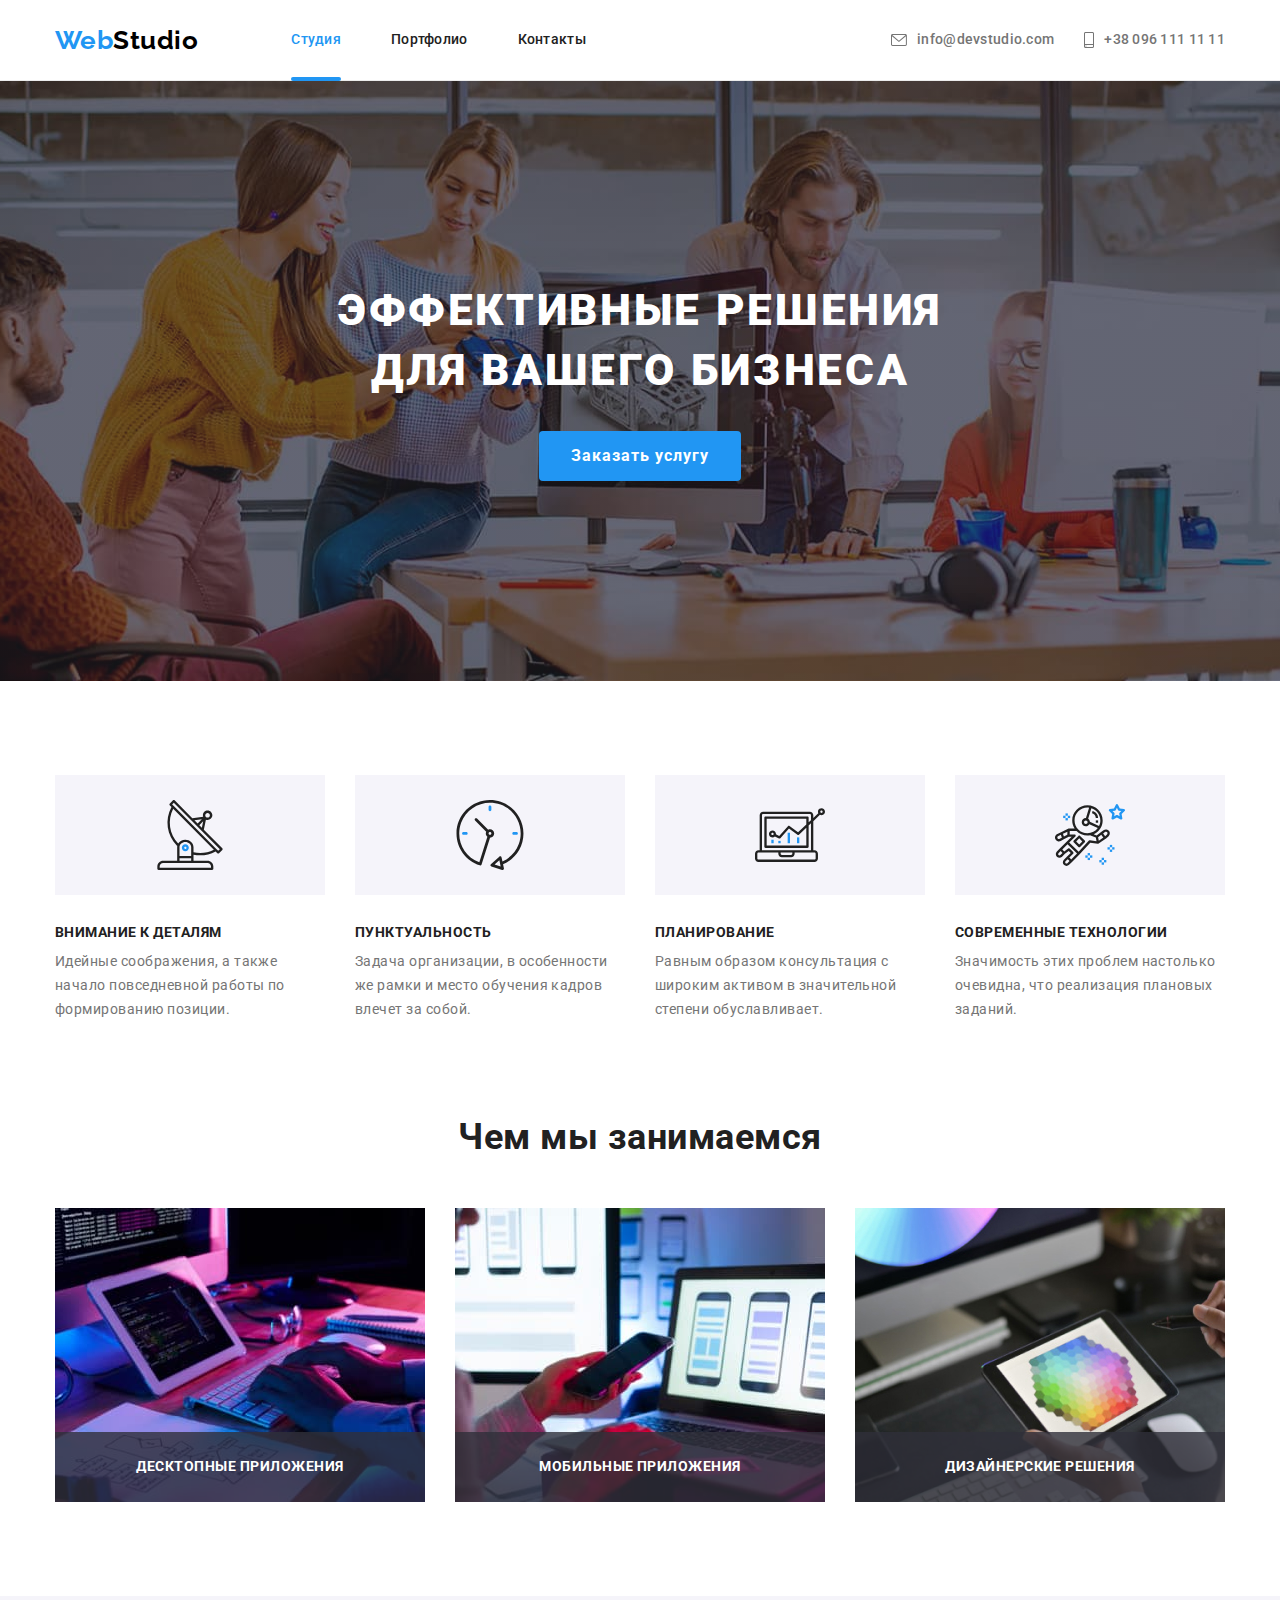
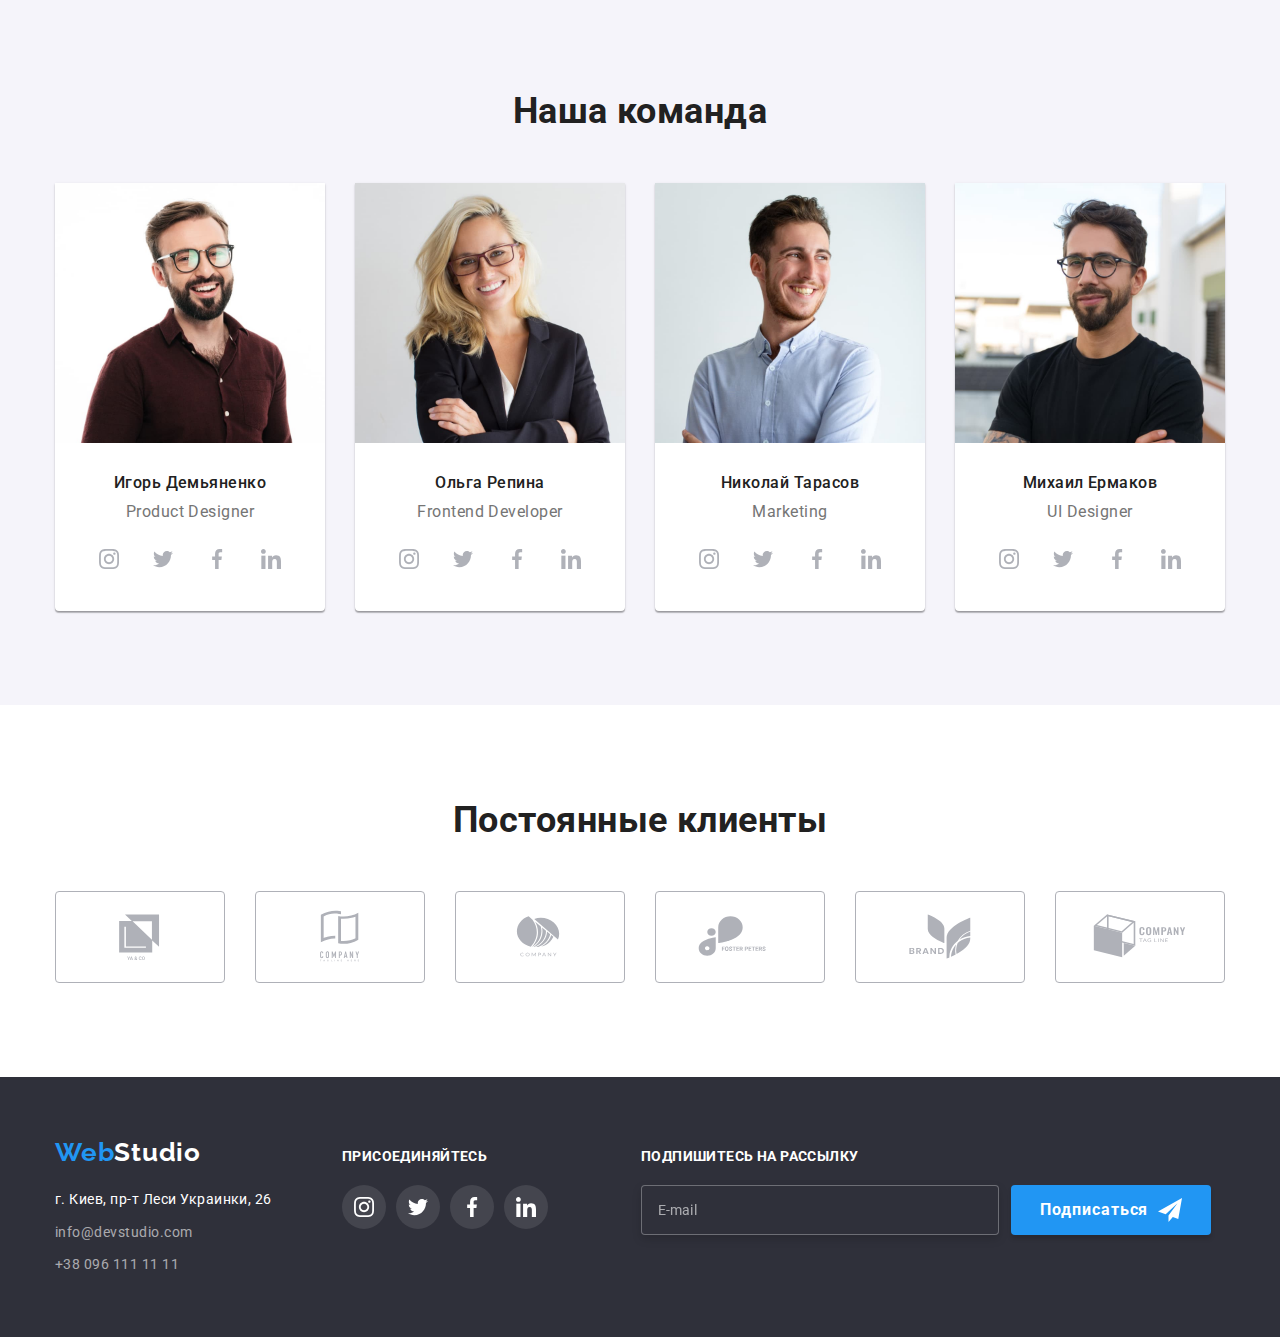
<file: index.html>
<!DOCTYPE html>
<html lang="en">
  <head>
    <meta charset="UTF-8" />
    <meta http-equiv="X-UA-Compatible" content="IE=edge" />
    <meta name="viewport" content="width=device-width, initial-scale=1.0" />
    <title>Document</title>
    <link rel="preconnect" href="https://fonts.googleapis.com" />
    <link rel="preconnect" href="https://fonts.gstatic.com" crossorigin />
    <link
      href="https://fonts.googleapis.com/css2?family=Raleway:wght@700&family=Roboto:wght@400;500;700;900&display=swap"
      rel="stylesheet"
    />
    <link
      rel="stylesheet"
      href="https://cdnjs.cloudflare.com/ajax/libs/modern-normalize/1.1.0/modern-normalize.min.css"
    />
    <link rel="stylesheet" href="./css/styles.css" />
  </head>
  <body>
    <!--Шапка-->
    <header class="header">
      <div class="container page-header">
        <a href="./index.html" class="header__logo"
          ><span class="header__logo--secondary">Web</span>Studio</a
        >
        <!-- Header -  Navigation -->
        <nav class="navigation">
          <ul class="navigation__list">
            <li class="navigation__item navigation__item--current">
              <a class="navigation__link" href="./index.html">Студия</a>
            </li>
            <li class="navigation__item">
              <a class="navigation__link" href="./portfolio.html">Портфолио</a>
            </li>
            <li class="navigation__item">
              <a class="navigation__link" href="./">Контакты</a>
            </li>
          </ul>
        </nav>
        <!-- Header - Contacts -->
        <ul class="contacts">
          <li class="contacts__item">
            <a href="mailto:info@devstudio.com" class="contacts__link"
              ><svg class="contacts__icon" width="16" height="12">
                <use href="./images/icons.svg#icon-envelope"></use></svg
              >info@devstudio.com</a
            >
          </li>
          <li class="contacts__item">
            <a href="tel:380961111111" class="contacts__link"
              ><svg class="contacts__icon" width="10" height="16">
                <use href="./images/icons.svg#icon-smartphone"></use></svg
              >+38 096 111 11 11</a
            >
          </li>
        </ul>
      </div>
    </header>

    <!--КОНТЕНТ-->
    <main>
      <!--Кнопка-->
      <section class="hero">
        <div class="container">
          <h1 class="hero__title">Эффективные решения для вашего бизнеса</h1>
          <button type="button" class="hero__btn" data-modal-open>Заказать услугу</button>
        </div>
      </section>

      <!-- Особенности -->
      <section class="features">
        <div class="container">
          <h2 class="features__title">Особенности</h2>
          <ul class="feature__list">
            <li class="list__item icon-antenna">
              <h3 class="features__subtitle">Внимание к деталям</h3>
              <p class="features__text">
                Идейные соображения, а также начало повседневной работы по формированию позиции.
              </p>
            </li>
            <li class="list__item icon__clock">
              <h3 class="features__subtitle">Пунктуальность</h3>
              <p class="features__text">
                Задача организации, в особенности же рамки и место обучения кадров влечет за собой.
              </p>
            </li>
            <li class="list__item icon__diagram">
              <h3 class="features__subtitle">Планирование</h3>
              <p class="features__text">
                Равным образом консультация с широким активом в значительной степени обуславливает.
              </p>
            </li>
            <li class="list__item icon__astronaut">
              <h3 class="features__subtitle">Современные технологии</h3>
              <p class="features__text">
                Значимость этих проблем настолько очевидна, что реализация плановых заданий.
              </p>
            </li>
          </ul>
        </div>
      </section>

      <!--Чем занимаемся-->
      <section class="work">
        <div class="container">
          <h2 class="work__title">Чем мы занимаемся</h2>
          <ul class="work__list">
            <li>
              <img src="./images/img1.jpg" alt="планшет_и_клавиатура" width="370" />
              <p class="work__text">Десктопные приложения</p>
            </li>
            <li>
              <img src="./images/box2.jpg" alt="ноутбук_и_смартфон" width="370" />
              <p class="work__text">Мобильные приложения</p>
            </li>
            <li>
              <img src="./images/box3.jpg" alt=" планшет_с_рисунком" width="370" />
              <p class="work__text">Дизайнерские решения</p>
            </li>
          </ul>
        </div>
      </section>

      <!--Команда-->
      <section class="team">
        <div class="container">
          <h2 class="team__title">Наша команда</h2>
          <ul class="team__list">
            <li class="team__item">
              <img src="./images/img-3.jpg" alt="Игорь" width="270" />
              <div class="team__pictures">
                <h3 class="team__name">Игорь Демьяненко</h3>
                <p class="team__job">Product Designer</p>
                <ul class="social">
                  <li class="social__item">
                    <a href="" class="social__link">
                      <svg class="social__icon" width="20" height="20">
                        <use href="./images/icons.svg#icon-instagram"></use>
                      </svg>
                    </a>
                  </li>
                  <li class="social__item">
                    <a href="" class="social__link">
                      <svg class="social__icon" width="20" height="20">
                        <use href="./images/icons.svg#icon-twitter"></use>
                      </svg>
                    </a>
                  </li>
                  <li class="social__item">
                    <a href="" class="social__link"
                      ><svg class="social__icon" width="20" height="20">
                        <use href="./images/icons.svg#icon-facebook"></use></svg
                    ></a>
                  </li>
                  <li class="social__item">
                    <a href="" class="social__link">
                      <svg class="social__icon" width="20" height="20">
                        <use href="./images/icons.svg#icon-linkedin"></use></svg
                    ></a>
                  </li>
                </ul>
              </div>
            </li>
            <li class="team__item">
              <img src="./images/img-2.jpg" alt="Ольга" width="270" />
              <div class="team__pictures">
                <h3 class="team__name">Ольга Репина</h3>
                <p class="team__job">Frontend Developer</p>
                <ul class="social">
                  <li class="social__item">
                    <a href="" class="social__link">
                      <svg class="social__icon" width="20" height="20">
                        <use href="./images/icons.svg#icon-instagram"></use>
                      </svg>
                    </a>
                  </li>
                  <li class="social__item">
                    <a href="" class="social__link">
                      <svg class="social__icon" width="20" height="20">
                        <use href="./images/icons.svg#icon-twitter"></use>
                      </svg>
                    </a>
                  </li>
                  <li class="social__item">
                    <a href="" class="social__link">
                      <svg class="social__icon" width="20" height="20">
                        <use href="./images/icons.svg#icon-facebook"></use>
                      </svg>
                    </a>
                  </li>
                  <li class="social__item">
                    <a href="" class="social__link">
                      <svg class="social__icon" width="20" height="20">
                        <use href="./images/icons.svg#icon-linkedin"></use>
                      </svg>
                    </a>
                  </li>
                </ul>
              </div>
            </li>
            <li class="team__item">
              <img src="./images/img-1.jpg" alt="Николай" width="270" />
              <div class="team__pictures">
                <h3 class="team__name">Николай Тарасов</h3>
                <p class="team__job">Marketing</p>
                <ul class="social">
                  <li class="social__item">
                    <a href="" class="social__link">
                      <svg class="social__icon" width="20" height="20">
                        <use href="./images/icons.svg#icon-instagram"></use>
                      </svg>
                    </a>
                  </li>
                  <li class="social__item">
                    <a href="" class="social__link">
                      <svg class="social__icon" width="20" height="20">
                        <use href="./images/icons.svg#icon-twitter"></use>
                      </svg>
                    </a>
                  </li>
                  <li class="social__item">
                    <a href="" class="social__link">
                      <svg class="social__icon" width="20" height="20">
                        <use href="./images/icons.svg#icon-facebook"></use>
                      </svg>
                    </a>
                  </li>
                  <li class="social__item">
                    <a href="" class="social__link">
                      <svg class="social__icon" width="20" height="20">
                        <use href="./images/icons.svg#icon-linkedin"></use>
                      </svg>
                    </a>
                  </li>
                </ul>
              </div>
            </li>
            <li class="team__item">
              <img src="./images/img.jpg" alt="Михаил" width="270" />
              <div class="team__pictures">
                <h3 class="team__name">Михаил Ермаков</h3>
                <p class="team__job">UI Designer</p>
                <ul class="social">
                  <li class="social__item">
                    <a href="" class="social__link">
                      <svg class="social__icon" width="20" height="20">
                        <use href="./images/icons.svg#icon-instagram"></use>
                      </svg>
                    </a>
                  </li>
                  <li class="social__item">
                    <a href="" class="social__link">
                      <svg class="social__icon" width="20" height="20">
                        <use href="./images/icons.svg#icon-twitter"></use>
                      </svg>
                    </a>
                  </li>
                  <li class="social__item">
                    <a href="" class="social__link">
                      <svg class="social__icon" width="20" height="20">
                        <use href="./images/icons.svg#icon-facebook"></use>
                      </svg>
                    </a>
                  </li>
                  <li class="social__item">
                    <a href="" class="social__link">
                      <svg class="social__icon" width="20" height="20">
                        <use href="./images/icons.svg#icon-linkedin"></use>
                      </svg>
                    </a>
                  </li>
                </ul>
              </div>
            </li>
          </ul>
        </div>
      </section>
      <!-- Section customers -->
      <section class="customers">
        <div class="container">
          <h2 class="customers__title">Постоянные клиенты</h2>
          <ul class="customers__list">
            <li class="customers__item">
              <a href="" class="customers__link">
                <svg class="customers__icon" width="106" height="60">
                  <use href="./images/icons.svg#ya-and-co"></use>
                </svg>
              </a>
            </li>
            <li class="customers__item">
              <a href="" class="customers__link">
                <svg class="customers__icon" width="106" height="60">
                  <use href="./images/icons.svg#company"></use></svg
              ></a>
            </li>
            <li class="customers__item">
              <a href="" class="customers__link">
                <svg class="customers__icon" width="106" height="60">
                  <use href="./images/icons.svg#fosters-peters"></use></svg
              ></a>
            </li>
            <li class="customers__item">
              <a href="" class="customers__link">
                <svg class="customers__icon" width="106" height="60">
                  <use href="./images/icons.svg#brand"></use></svg
              ></a>
            </li>
            <li class="customers__item">
              <a href="" class="customers__link">
                <svg class="customers__icon" width="106" height="60">
                  <use href="./images/icons.svg#tag-line"></use></svg
              ></a>
            </li>
            <li class="customers__item">
              <a href="" class="customers__link">
                <svg class="customers__icon" width="106" height="60">
                  <use href="./images/icons.svg#icon-logo-5"></use></svg
              ></a>
            </li>
          </ul>
        </div>
      </section>
    </main>
    <!-- FOOTER -->
    <footer class="page-footer">
      <div class="container page-footer--display">
        <div>
          <a href="./index.html" class="page-footer__logo">
            <span class="page-footer__logo--secondary">Web</span>Studio
          </a>

          <address class="address">
            <p>г. Киев, пр-т Леси Украинки, 26</p>
            <ul class="address__list">
              <li>
                <a href="mailto:info@devstudio.com" class="address__link">info@devstudio.com</a>
              </li>
              <li><a href="tel:+380961111111" class="address__link">+38 096 111 11 11</a></li>
            </ul>
          </address>
        </div>

        <!-- Footer - Join -->
        <div class="join">
          <p>присоединяйтесь</p>
          <ul class="join__list">
            <li class="join__item">
              <a href="" class="join__link">
                <svg class="join__icon" width="20" height="20">
                  <use href="./images/icons.svg#icon-instagram"></use>
                </svg>
              </a>
            </li>
            <li class="join__item">
              <a href="" class="join__link">
                <svg class="join__icon" width="20" height="20">
                  <use href="./images/icons.svg#icon-twitter"></use>
                </svg>
              </a>
            </li>
            <li class="join__item">
              <a href="" class="join__link">
                <svg class="join__icon" width="20" height="20">
                  <use href="./images/icons.svg#icon-facebook"></use>
                </svg>
              </a>
            </li>
            <li class="join__item">
              <a href="" class="join__link">
                <svg class="join__icon" width="20" height="20">
                  <use href="./images/icons.svg#icon-linkedin"></use>
                </svg>
              </a>
            </li>
          </ul>
        </div>
        <div class="subscription">
          <form class="subscription__form">
            <label class="subscription__title" for="email">Подпишитесь на рассылку</label>
            <div class="subscription__wrapper">
              <input
                class="subscription__input"
                type="email"
                name="mail"
                id="email"
                placeholder="E-mail"
              />
              <button class="subscription__btn" type="submit">
                Подписаться
                <svg class="subscription__icon" width="24" height="24">
                  <use href="./images/icons.svg#icon-send"></use>
                </svg>
              </button>
            </div>
          </form>
        </div>
      </div>
    </footer>

    <!-- Modal -->

    <div class="backdrop is-hidden" data-modal>
      <div class="modal">
        <button class="modal__btn" data-modal-close>
          <svg class="modal__icon" width="18" height="18">
            <use href="./images/icons.svg#icon-close"></use>
          </svg>
        </button>
        <h2 class="modal__title">Оставьте свои данные, мы вам перезвоним</h2>
        <form>
          <label class="fieldset__label" for="name">Имя</label>
          <div class="fieldset__wrapper">
            <input class="fieldset__input" type="text" name="name" id="name" required />
            <svg class="fieldset__icon" width="18" height="18">
              <use href="./images/icons.svg#icon-person"></use>
            </svg>
          </div>

          <label class="fieldset__label" for="tel">Телефон</label>
          <div class="fieldset__wrapper">
            <input class="fieldset__input" type="tel" name="tel" id="tel" required minlength="10" />
            <svg class="fieldset__icon" width="18" height="18">
              <use href="./images/icons.svg#icon-phone"></use>
            </svg>
          </div>

          <label class="fieldset__label" for="mail">Почта</label>
          <div class="fieldset__wrapper">
            <input class="fieldset__input" type="email" name="email" id="mail" required />
            <svg class="fieldset__icon" width="18" height="18">
              <use href="./images/icons.svg#icon-email"></use>
            </svg>
          </div>

          <div class="comment-wrapper">
            <label class="fieldset__label" for="form-comment">Комментарий</label>
            <textarea
              name="form-comment"
              id="form-comment"
              class="fieldset__comment"
              rows="8"
              placeholder="Введите текст"
            ></textarea>
          </div>
          <!-- Checkbox -->

          <div class="checkbox">
            <input
              class="checkbox__input"
              type="checkbox"
              name="form-checkbox"
              id="form-checkbox"
            />
            <label class="checkbox__lable" for="form-checkbox">
              <span>
                <svg class="checkbox__icon" width="11" height="8">
                  <use href="./images/icons.svg#icon-check"></use>
                </svg>
              </span>
              Соглашаюсь с рассылкой и принимаю
              <a href="" class="checkbox__terms"> Условия договора</a></label
            >
          </div>
          <button class="fieldset__send" type="submit">Отправить</button>
        </form>
      </div>
    </div>
    <script src="./js/modal.js"></script>
  </body>
</html>
</file>
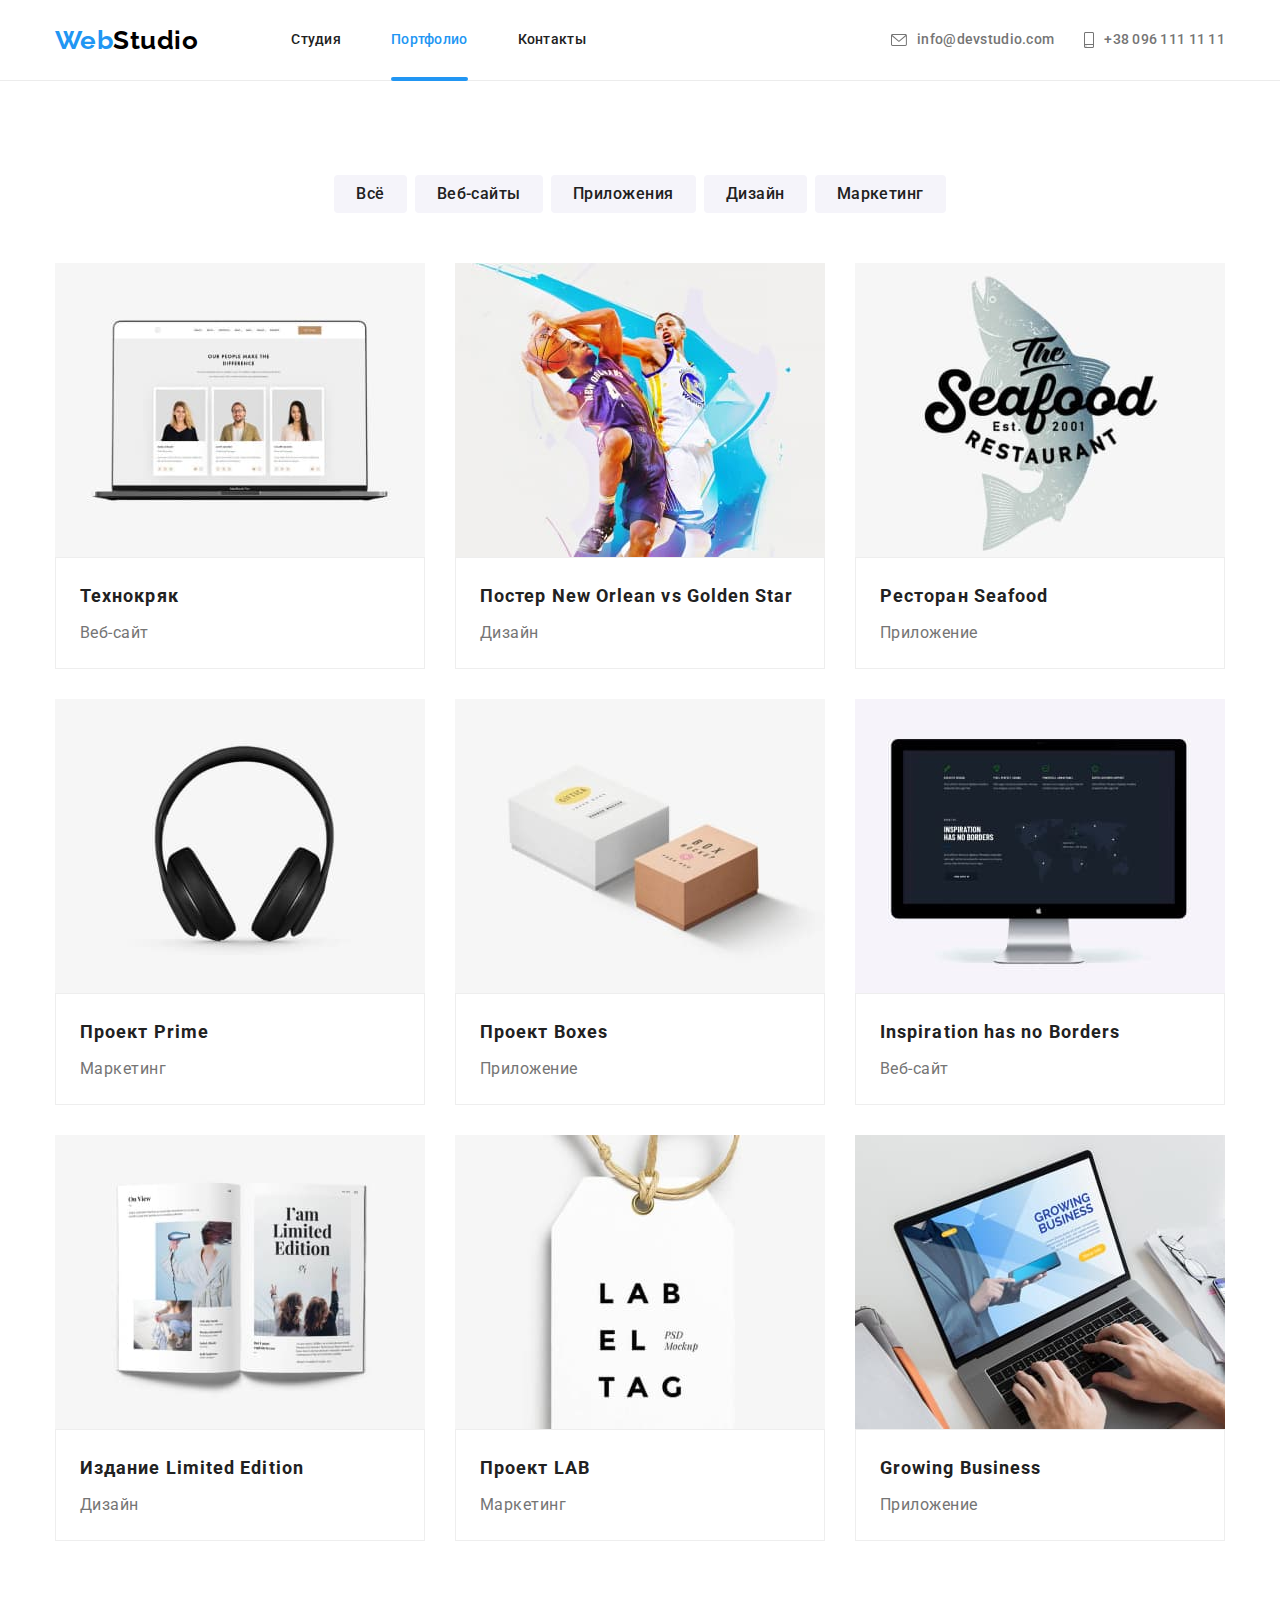
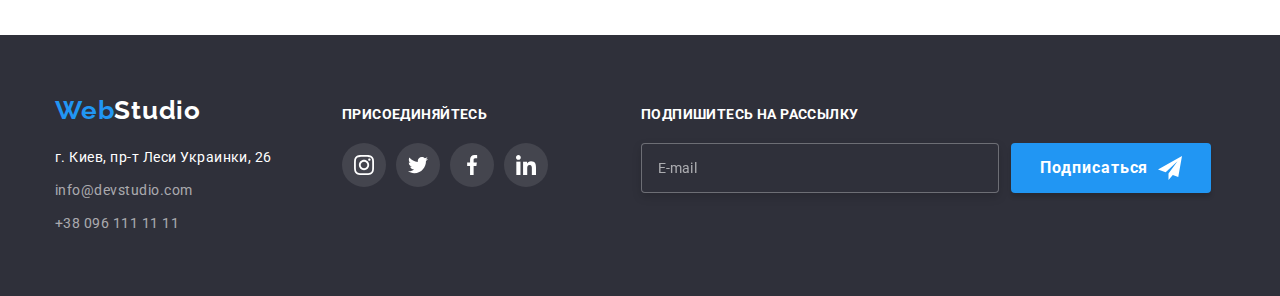
<file: portfolio.html>
<!DOCTYPE html>
<html lang="en">
  <head>
    <meta charset="UTF-8" />
    <meta http-equiv="X-UA-Compatible" content="IE=edge" />
    <meta name="viewport" content="width=device-width, initial-scale=1.0" />
    <title>Document</title>
    <link rel="preconnect" href="https://fonts.googleapis.com" />
    <link rel="preconnect" href="https://fonts.gstatic.com" crossorigin />
    <link
      href="https://fonts.googleapis.com/css2?family=Raleway:wght@700&family=Roboto:wght@400;500;700;900&display=swap"
      rel="stylesheet"
    />
    <link
      rel="stylesheet"
      href="https://cdnjs.cloudflare.com/ajax/libs/modern-normalize/1.1.0/modern-normalize.min.css"
    />
    <link rel="stylesheet" href="./css/styles.css" />
  </head>
  <body>
    <!--Шапка-->
    <header class="header">
      <div class="container page-header">
        <a href="./index.html" class="header__logo">
          <span class="header__logo--secondary">Web</span>Studio</a
        >
        <!-- Navigation -->
        <nav class="navigation">
          <ul class="navigation__list">
            <li class="navigation__item">
              <a class="navigation__link" href="./index.html">Студия</a>
            </li>
            <li class="navigation__item navigation__item--current">
              <a class="navigation__link" href="./portfolio.html">Портфолио</a>
            </li>
            <li class="navigation__item">
              <a class="navigation__link" href="./">Контакты</a>
            </li>
          </ul>
        </nav>
        <!-- Contacts -->
        <ul class="contacts">
          <li class="contacts__item">
            <a href="mailto:info@devstudio.com" class="contacts__link">
              <svg class="contacts__icon" width="16" height="12">
                <use href="./images/icons.svg#icon-envelope"></use></svg
              >info@devstudio.com</a
            >
          </li>
          <li class="contacts__item">
            <a href="tel:380961111111" class="contacts__link"
              ><svg class="contacts__icon" width="10" height="16">
                <use href="./images/icons.svg#icon-smartphone"></use></svg
              >+38 096 111 11 11</a
            >
          </li>
        </ul>
      </div>
    </header>
    <!-- Portfolio - Main -->
    <main>
      <section class="projects">
        <div class="container">
          <h1 class="projects__title">Проекты</h1>
          <ul class="categories">
            <li class="categories__item">
              <button type="button" class="categories__btn">Всё</button>
            </li>
            <li class="categories__item">
              <button type="button" class="categories__btn">Веб-сайты</button>
            </li>
            <li class="categories__item">
              <button type="button" class="categories__btn">Приложения</button>
            </li>
            <li class="categories__item">
              <button type="button" class="categories__btn">Дизайн</button>
            </li>
            <li class="categories__item">
              <button type="button" class="categories__btn">Маркетинг</button>
            </li>
          </ul>
          <!-- Портфолио Проэктов -->
          <ul class="projects__list">
            <li class="projects__item">
              <a href="">
                <div class="project__wrapper">
                  <img src="./images/photopack2/img2.jpg" alt="Технокряк" width="370" />
                  <p class="projects__slidetext">
                    Ресурс предлагает комплексные предложения с разным уровнем функционала и
                    сервисов. Все это позволит посетителю получить исчерпывающие сведения о компании
                    или частном лице.
                  </p>
                </div>
                <div class="projects__wrapper-secondary">
                  <h2 class="projects__subtitle">Технокряк</h2>
                  <p class="projects__text">Веб-сайт</p>
                </div>
              </a>
            </li>
            <li class="projects__item">
              <a href="">
                <div class="project__wrapper">
                  <img
                    src="./images/photopack2/img3.jpg"
                    alt="Постер New Orlean vs Golden Star"
                    width="370"
                  />
                  <p class="projects__slidetext">
                    Ресурс предлагает комплексные предложения с разным уровнем функционала и
                    сервисов. Все это позволит посетителю получить исчерпывающие сведения о компании
                    или частном лице.
                  </p>
                </div>
                <div class="projects__wrapper-secondary">
                  <h2 class="projects__subtitle">Постер New Orlean vs Golden Star</h2>
                  <p class="projects__text">Дизайн</p>
                </div>
              </a>
            </li>
            <li class="projects__item">
              <a href="">
                <div class="project__wrapper">
                  <img
                    src="./images/photopack2/img4.jpg"
                    alt="лого рыбного ресторана"
                    width="370"
                  />
                  <p class="projects__slidetext">
                    Ресурс предлагает комплексные предложения с разным уровнем функционала и
                    сервисов. Все это позволит посетителю получить исчерпывающие сведения о компании
                    или частном лице.
                  </p>
                </div>
                <div class="projects__wrapper-secondary">
                  <h2 class="projects__subtitle">Ресторан Seafood</h2>
                  <p class="projects__text">Приложение</p>
                </div>
              </a>
            </li>
            <li class="projects__item">
              <a href="">
                <div class="project__wrapper">
                  <img src="./images/photopack2/img5.jpg" alt="наушники" width="370" />
                  <p class="projects__slidetext">
                    Ресурс предлагает комплексные предложения с разным уровнем функционала и
                    сервисов. Все это позволит посетителю получить исчерпывающие сведения о компании
                    или частном лице.
                  </p>
                </div>
                <div class="projects__wrapper-secondary">
                  <h2 class="projects__subtitle">Проект Prime</h2>
                  <p class="projects__text">Маркетинг</p>
                </div>
              </a>
            </li>
            <li class="projects__item">
              <a href="">
                <div class="project__wrapper">
                  <img src="./images/photopack2/img6.jpg" alt="коробки" width="370" />
                  <p class="projects__slidetext">
                    Ресурс предлагает комплексные предложения с разным уровнем функционала и
                    сервисов. Все это позволит посетителю получить исчерпывающие сведения о компании
                    или частном лице.
                  </p>
                </div>
                <div class="projects__wrapper-secondary">
                  <h2 class="projects__subtitle">Проект Boxes</h2>
                  <p class="projects__text">Приложение</p>
                </div>
              </a>
            </li>
            <li class="projects__item">
              <a href="">
                <div class="project__wrapper">
                  <img src="./images/photopack2/img7.jpg" alt="монитор" width="370" />
                  <p class="projects__slidetext">
                    Ресурс предлагает комплексные предложения с разным уровнем функционала и
                    сервисов. Все это позволит посетителю получить исчерпывающие сведения о компании
                    или частном лице.
                  </p>
                </div>
                <div class="projects__wrapper-secondary">
                  <h2 class="projects__subtitle">Inspiration has no Borders</h2>
                  <p class="projects__text">Веб-сайт</p>
                </div>
              </a>
            </li>
            <li class="projects__item">
              <a href="">
                <div class="project__wrapper">
                  <img src="./images/photopack2/img8.jpg" alt="журнал" width="370" />
                  <p class="projects__slidetext">
                    Ресурс предлагает комплексные предложения с разным уровнем функционала и
                    сервисов. Все это позволит посетителю получить исчерпывающие сведения о компании
                    или частном лице.
                  </p>
                </div>
                <div class="projects__wrapper-secondary">
                  <h2 class="projects__subtitle">Издание Limited Edition</h2>
                  <p class="projects__text">Дизайн</p>
                </div>
              </a>
            </li>
            <li class="projects__item">
              <a href="">
                <div class="project__wrapper">
                  <img src="./images/photopack2/img9.jpg" alt="бирка" width="370" />
                  <p class="projects__slidetext">
                    Ресурс предлагает комплексные предложения с разным уровнем функционала и
                    сервисов. Все это позволит посетителю получить исчерпывающие сведения о компании
                    или частном лице.
                  </p>
                </div>
                <div class="projects__wrapper-secondary">
                  <h2 class="projects__subtitle">Проект LAB</h2>
                  <p class="projects__text">Маркетинг</p>
                </div>
              </a>
            </li>
            <li class="projects__item">
              <a href="">
                <div class="project__wrapper">
                  <img src="./images/photopack2/img10.jpg" alt="Ноутбук" width="370" />
                  <p class="projects__slidetext">
                    Ресурс предлагает комплексные предложения с разным уровнем функционала и
                    сервисов. Все это позволит посетителю получить исчерпывающие сведения о компании
                    или частном лице.
                  </p>
                </div>
                <div class="projects__wrapper-secondary">
                  <h2 class="projects__subtitle">Growing Business</h2>
                  <p class="projects__text">Приложение</p>
                </div>
              </a>
            </li>
          </ul>
        </div>
      </section>
    </main>

    <!-- Футер -->

    <footer class="page-footer">
      <div class="container page-footer--display">
        <div>
          <a href="./index.html" class="page-footer__logo">
            <span class="page-footer__logo--secondary">Web</span>Studio
          </a>
          <address class="address">
            <p>г. Киев, пр-т Леси Украинки, 26</p>
            <ul class="address__list">
              <li>
                <a href="mailto:info@devstudio.com" class="address__link">info@devstudio.com</a>
              </li>
              <li><a href="tel:+380961111111" class="address__link">+38 096 111 11 11</a></li>
            </ul>
          </address>
        </div>

        <!-- Footer - Join -->
        <div class="join">
          <p>присоединяйтесь</p>
          <ul class="join__list">
            <li class="join__item">
              <a href="" class="join__link">
                <svg class="join__icon" width="20" height="20">
                  <use href="./images/icons.svg#icon-instagram"></use>
                </svg>
              </a>
            </li>
            <li class="join__item">
              <a href="" class="join__link">
                <svg class="join__icon" width="20" height="20">
                  <use href="./images/icons.svg#icon-twitter"></use>
                </svg>
              </a>
            </li>
            <li class="join__item">
              <a href="" class="join__link">
                <svg class="join__icon" width="20" height="20">
                  <use href="./images/icons.svg#icon-facebook"></use>
                </svg>
              </a>
            </li>
            <li class="join__item">
              <a href="" class="join__link">
                <svg class="join__icon" width="20" height="20">
                  <use href="./images/icons.svg#icon-linkedin"></use>
                </svg>
              </a>
            </li>
          </ul>
        </div>
        <div class="subscription">
          <form class="subscription__form">
            <label class="subscription__title" for="email">Подпишитесь на рассылку</label>
            <div class="subscription__wrapper">
              <input
                class="subscription__input"
                type="email"
                name="mail"
                id="email"
                placeholder="E-mail"
              />
              <button class="subscription__btn" type="submit">
                Подписаться
                <svg class="subscription__icon" width="24" height="24">
                  <use href="./images/icons.svg#icon-send"></use>
                </svg>
              </button>
            </div>
          </form>
        </div>
      </div>
    </footer>
  </body>
</html>
</file>
<file: css/styles.css>
:root {
  --colorPrimary: #212121;
  --colorSecondary: #2196f3;
  --colorTertiary: #757575;
  --colorLogoPrimary: #000000;
  --colorHero: #ffffff;
  --ColorFooterLink: rgba(255, 255, 255, 0.6);

  --bgColorPrimary: #ffffff;
  --bgColorSecondary: #2f303a;
  --bgcolorTertiary: #e5e5e5;
  --bgcolorquaternary: #f5f4fa;

  --btncolorPrimary: #ffffff;
  --btnbgColor: #2196f3;
  --btnbgColorHov: #188ce8;

  --transition: color 250ms cubic-bezier(0.4, 0, 0.2, 1);
}

body {
  font-family: 'Roboto', sans-serif;
  color: var(--colorPrimary);
  background-color: var(--bgColorPrimary);
  letter-spacing: 0.03em;
}

h1,
h2,
h3,
p,
ul {
  margin: 0;
  padding: 0;
}

.container {
  width: 1200px;
  margin-left: auto;
  margin-right: auto;
  padding-left: 15px;
  padding-right: 15px;
}

/* Шапка */
.header {
  border-bottom: 1px solid #ececec;
}

.page-header {
  display: flex;
  align-items: center;
}

.header__logo {
  color: var(--colorLogoPrimary);
  text-decoration: none;
  font-family: 'Raleway', sans-serif;
  font-weight: 700;
  font-size: 26px;
  line-height: 1.19;
}

.header__logo--secondary {
  color: var(--colorSecondary);
}

/* Header - Navigation */
.navigation {
  margin-left: 93px;
}

.navigation__list {
  display: flex;
  font-weight: 500;
  font-size: 14px;
  line-height: 1.14;
  letter-spacing: 0.02em;
  list-style: none;
}

.navigation__item {
  position: relative;
}

.navigation__item:not(:last-child) {
  margin-right: 50px;
}

.navigation__item--current {
  color: var(--colorSecondary);
}

.navigation__item--current::after {
  content: '';
  display: inline-block;
  background: var(--colorSecondary);
  border-radius: 2px;
  opacity: 1;
  position: absolute;
  height: 4px;
  width: 100%;
  bottom: -1px;
}

.navigation__link {
  color: inherit;
  text-decoration: none;
  display: block;
  padding: 32px 0;
  transition-property: color;
  transition-duration: 250ms;
  transition-timing-function: cubic-bezier(0.4, 0, 0.2, 1);
}

.navigation__link:hover,
.navigation__link:focus {
  color: var(--colorSecondary);
}

/* Header - Contacts */
.contacts {
  display: flex;
  margin-left: auto;
  font-weight: 500;
  font-size: 14px;
  line-height: 1.14;
  letter-spacing: 0.02em;
  list-style: none;
}

.contacts__item:not(:first-child) {
  margin-left: 30px;
}

.contacts__link {
  display: flex;
  align-items: center;
  color: var(--colorTertiary);
  text-decoration: none;
  transition-property: color;
  transition-duration: 250ms;
  transition-timing-function: cubic-bezier(0.4, 0, 0.2, 1);
}

.contacts__link:hover,
.contacts__link:focus {
  color: var(--colorSecondary);
}

.contacts__icon {
  margin-right: 10px;
  fill: currentColor;
}

/* Контент */

.hero {
  background-color: var(--bgColorSecondary);
  padding: 200px 0px;
  text-align: center;
  margin: auto auto;
  background-image: linear-gradient(rgba(47, 48, 58, 0.4), rgba(47, 48, 58, 0.4)),
    url(../images/hero.jpg);
  background-size: cover;
  background-repeat: no-repeat;
  background-position: center;
  max-width: 1600px;
}
.hero__title {
  color: var(--colorHero);
  font-weight: 900;
  font-size: 44px;
  line-height: 1.36;
  text-align: center;
  letter-spacing: 0.06em;
  text-transform: uppercase;
  max-width: 696px;
  margin: auto;
  margin-bottom: 30px;
}

.backdrop .is-hidden {
  opacity: 0;
  visibility: hidden;
  pointer-events: none;
}

.hero__btn {
  color: var(--btncolorPrimary);
  background-color: var(--btnbgColor);
  border: none;
  font-weight: 700;
  font-size: 16px;
  line-height: 1.87;
  text-align: center;
  letter-spacing: 0.06em;
  cursor: pointer;

  /* transition: var(--colorTertiary); */

  transition-property: background-color;
  transition-duration: 250ms;
  transition-timing-function: cubic-bezier(0.4, 0, 0.2, 1);

  min-width: 200px;
  padding: 10px 32px;
  border-radius: 4px;
}

.hero__btn:hover,
.hero__btn:focus {
  background-color: var(--btnbgColorHov);
}

/* < !-- Особенности --> */

.features {
  padding-top: 94px;
  padding-bottom: 94px;
}

.features__title {
  position: absolute;
  width: 1px;
  height: 1px;
  margin: -1px;
  border: 0;
  padding: 0;

  white-space: nowrap;
  clip-path: inset(100%);
  clip: rect(0 0 0 0);
  overflow: hidden;
}

.feature__list .features__text {
  color: var(--colorTertiary);
  font-size: 14px;
  line-height: 1.71;
  text-align: left;
}

.feature__list {
  display: flex;
  justify-content: space-evenly;
  list-style-type: none;
}

.feature__list li {
  width: 270px;
}

.feature__list > li:not(:first-child) {
  margin-left: 30px;
}

.features__subtitle {
  font-weight: 700;
  font-size: 14px;
  line-height: 1.14;
  text-transform: uppercase;
  margin-bottom: 10px;
}

.list__item::before {
  content: '';
  /* outline: 1px solid red; */
  background-color: var(--bgcolorquaternary);
  display: block;
  height: 120px;
  background-image: url(../images/antenna.svg);
  background-repeat: no-repeat;
  background-position: center;
  margin-bottom: 30px;
}

.icon__antenna::before {
  background-image: url(../images/antenna.svg);
}

.icon__clock::before {
  background-image: url(../images/clock.svg);
}

.icon__diagram::before {
  background-image: url(../images/diagram.svg);
}

.icon__astronaut::before {
  background-image: url(../images/astronaut.svg);
}

/* < !--Чем занимаемся--> */

.work {
  padding-top: 0px;
  padding-bottom: 94px;
}

.work__title {
  font-weight: 700;
  font-size: 36px;
  line-height: 1.17;
  text-align: center;

  margin-bottom: 50px;
}

.work__list {
  display: flex;
  justify-content: space-between;
  list-style-type: none;
}

.work__list img {
  display: block;
}

.work__list > li {
  list-style: none;
  display: inline-block;
  position: relative;
}

.work__text {
  position: absolute;
  bottom: 0;
  padding: 27px 0px;
  width: 100%;
  background-color: rgba(47, 48, 58, 0.8);
  font-weight: 700;
  font-size: 14px;
  line-height: 1.14;
  text-align: center;
  text-transform: uppercase;
  color: #ffffff;
}

/* < !--Команда--> */

.team {
  padding-top: 94px;
  padding-bottom: 94px;
  background-color: var(--bgcolorquaternary);
}

.team__title {
  font-weight: 700;
  font-size: 36px;
  line-height: 1.17;
  text-align: center;
  margin-bottom: 50px;
}

.team__list .team__job {
  color: var(--colorTertiary);
  font-size: 16px;
  line-height: 1.19;
  text-align: center;
}
.team__list li {
  background-color: var(--bgColorPrimary);
}

.team__list {
  display: flex;
  list-style-type: none;
  /* justify-content: space-between; */
}
.team__list > li:not(:first-child) {
  margin-left: 30px;
}

.team__name {
  font-weight: 500;
  font-size: 16px;
  line-height: 1.19;
  text-align: center;
  margin-bottom: 10px;
}

.team__pictures {
  padding-top: 30px;
  padding-bottom: 30px;
}

.team__item img {
  display: block;
}
.team__item {
  background: var(--bgColorPrimary);
  box-shadow: 0px 1px 3px rgba(0, 0, 0, 0.12), 0px 1px 1px rgba(0, 0, 0, 0.14),
    0px 2px 1px rgba(0, 0, 0, 0.2);
  border-radius: 0px 0px 4px 4px;
}

.social {
  display: flex;
  justify-content: center;
  list-style-type: none;
}

.team__job {
  margin-bottom: 16px;
}

.social__item:not(:first-child) {
  margin-left: 10px;
}

.social__link {
  width: 44px;
  height: 44px;
  border-radius: 50%;
  display: flex;
  align-items: center;
  justify-content: center;
  transition-property: background-color;
  transition-duration: 250ms;
  transition-timing-function: cubic-bezier(0.4, 0, 0.2, 1);
}

.social__icon {
  fill: #afb1b8;
  transition-property: fill;
  transition-duration: 250ms;
  transition-timing-function: cubic-bezier(0.4, 0, 0.2, 1);
}

.social__link:hover,
.social__link:focus {
  background-color: var(--colorSecondary);
  border-color: var(--colorSecondary);
}

.social__link:hover .social__icon,
.social__link:focus .social__icon {
  fill: var(--bgcolorquaternary);
}
/* < !-- Section customers --> */

.customers {
  padding-top: 94px;
  padding-bottom: 94px;
}

.customers__title {
  font-weight: 700;
  font-size: 36px;
  line-height: 1.17;
  text-align: center;
  margin-bottom: 50px;
}

.customers__list {
  display: flex;
  align-items: center;
  justify-content: center;
  list-style-type: none;
}

.customers__link {
  width: 170px;
  height: 92px;
  display: flex;
  align-items: center;
  justify-content: center;
  border: 1px solid #afb1b8;
  border-radius: 4px;
  padding: 16px 32px;
  transition-property: border-color;
  transition-duration: 250ms;
  transition-timing-function: cubic-bezier(0.4, 0, 0.2, 1);
  outline: none;
}

.customers__item:not(:first-child) {
  margin-left: 30px;
}

.customers__icon {
  fill: #afb1b8;
  transition-property: fill;
  transition-duration: 250ms;
  transition-timing-function: cubic-bezier(0.4, 0, 0.2, 1);
}

.customers__link:hover,
.customers__link:focus {
  border-color: var(--btnbgColor);
}
/* background-color: var(--bgColorPrimary); */

.customers__link:hover .customers__icon,
.customers__link:focus .customers__icon {
  fill: var(--colorSecondary);
}

/* Footer */

.page-footer {
  color: var(--colorHero);
  background-color: var(--bgColorSecondary);
  padding: 60px 0px;
}
.page-footer__logo {
  color: var(--colorHero);
  text-decoration: none;
  font-family: 'Raleway';
  font-weight: 700;
  font-size: 26px;
  line-height: 1.19;
  letter-spacing: 0.03em;
  margin-bottom: 20px;
  display: block;
}

.page-footer__logo--secondary {
  color: var(--colorSecondary);
}

.page-footer .address__link {
  color: var(--ColorFooterLink);
  text-decoration: none;

  transition-property: color;
  transition-duration: 250ms;
  transition-timing-function: cubic-bezier(0.4, 0, 0.2, 1);
}

.page-footer .address__link:hover,
.page-footer .address__link:focus {
  color: var(--colorSecondary);
  text-decoration: none;
}

.address {
  font-style: normal;
  font-size: 14px;
  line-height: 1.71;
}

.address > p {
  margin-bottom: 9px;
}

.address__list > li:not(:last-child) {
  margin-bottom: 9px;
}

.address__list {
  list-style-type: none;
}

.page-footer--display {
  display: flex;
  align-items: baseline;
}

/* .flex-footer div {
    width: 231px;} */

/* <!-- Footer - Join --> */

.join {
  margin-left: 70px;
}

.join > p {
  font-family: 'Roboto';
  font-style: normal;
  font-weight: 700;
  font-size: 14px;
  line-height: 1.14;
  letter-spacing: 0.03em;
  text-transform: uppercase;
  margin-bottom: 20px;
}

.join__link {
  width: 44px;
  height: 44px;
  border-radius: 50%;
  background-color: rgba(255, 255, 255, 0.1);
  display: flex;
  align-items: center;
  justify-content: center;
  padding: 12px;
  transition-property: background-color;
  transition-duration: 250ms;
  transition-timing-function: cubic-bezier(0.4, 0, 0.2, 1);
}

.join__list {
  display: flex;
  align-items: center;
  list-style-type: none;
  justify-content: center;
}

.join__item:not(:first-child) {
  margin-left: 10px;
}

.join__icon {
  display: flex;
  align-items: center;
  justify-content: center;
}

.join__icon {
  fill: var(--bgColorPrimary);
}

.join__link:hover,
.join__link:focus {
  background-color: var(--colorSecondary);
  border-color: var(--colorSecondary);
}

/* .join-li:hover .join-icon{background-color: #2196F3;} */

.subscription {
  margin-left: 93px;
}

.subscription__form {
  display: flex;
  flex-direction: column;
}

.subscription__title {
  font-weight: 700;
  font-size: 14px;
  line-height: 1.14;
  letter-spacing: 0.03em;
  text-transform: uppercase;

  color: var(--colorHero);
  min-width: 219px;
  height: 16px;

  margin-bottom: 20px;
}

.subscription__wrapper {
  display: flex;
}

.subscription__input {
  border: 1px solid rgba(255, 255, 255, 0.3);
  filter: drop-shadow(0px 4px 4px rgba(0, 0, 0, 0.15));
  border-radius: 4px;
  width: 358px;
  padding: 15px 0px 15px 16px;
  background-color: var(--bgColorSecondary);

  color: var(--colorHero);
}

.subscription__icon {
  margin-left: 10px;
  fill: var(--colorHero);
}

.subscription__input::placeholder {
  font-family: 'Roboto';
  font-style: normal;
  font-weight: 400;
  font-size: 14px;
  line-height: 1.16;
  letter-spacing: 0.01em;

  color: rgba(255, 255, 255, 0.6);
}

.subscription__btn {
  font-weight: 700;
  font-size: 16px;
  line-height: 1.88;
  display: flex;
  align-items: center;
  text-align: center;
  letter-spacing: 0.06em;
  color: var(--colorHero);
  border: none;

  display: flex;
  align-items: center;
  text-align: center;

  min-width: 200px;
  height: 50px;

  margin-left: 12px;
  padding: 10px 28px 10px 29px;

  background: var(--btnbgColor);
  box-shadow: 0px 4px 4px rgba(0, 0, 0, 0.15);
  border-radius: 4px;
}

/* M O D A L */
.backdrop {
  position: fixed;
  top: 0;
  left: 0;
  width: 100%;
  height: 100%;
  background-color: rgba(0, 0, 0, 0.2);
  transition-property: opacity, visibility;
  transition-duration: 250ms;
  transition-timing-function: cubic-bezier(0.4, 0, 0.2, 1);
}

.modal {
  position: absolute;
  top: 50%;
  left: 50%;
  transform: translate(-50%, -50%) scale(1);
  width: 528px;
  height: 581px;
  padding: 40px;
  border-radius: 4px;
  background-color: var(--bgColorPrimary);
  box-shadow: 0px 1px 3px rgba(0, 0, 0, 0.12), 0px 1px 1px rgba(0, 0, 0, 0.14),
    0px 2px 1px rgba(0, 0, 0, 0.2);
  transition-property: opacity, visibility, transform;
  transition-duration: 250ms;
  transition-timing-function: cubic-bezier(0.4, 0, 0.2, 1);
}

.modal__btn {
  position: absolute;
  display: flex;
  justify-content: center;
  align-items: center;
  top: 8px;
  right: 8px;
  width: 30px;
  height: 30px;
  border-radius: 50%;
  border: 1px solid rgba(0, 0, 0, 0.1);
  background-color: transparent;
}

.modal__icon {
  transition: fill 250ms cubic-bezier(0.4, 0, 0.2, 1);
}

.modal__btn:hover .modal__icon {
  fill: var(--colorSecondary);
}

.is-hidden {
  opacity: 0;
  visibility: hidden;
  pointer-events: none;
}

.backdrop .is-hidden .modal {
  visibility: hidden;
  opacity: 0;
  transform: translate(-50%, -50%) scale(0.9);
}

.modal__title {
  font-weight: 700;
  font-size: 20px;
  line-height: 1.15;
  text-align: center;
  letter-spacing: 0.03em;
  color: var(--colorPrimary);
  display: block;
  margin-bottom: 12px;
}

.fieldset__input {
  width: 100%;
  height: 40px;
  border: 1px solid rgba(33, 33, 33, 0.2);
  border-radius: 4px;

  padding-left: 42px;
  outline: none;
  transition: border-color 250ms cubic-bezier(0.4, 0, 0.2, 1);
}

/* cursor: pointer; */
.fieldset__input:focus {
  border: 1px solid var(--colorSecondary);
}

.fieldset__icon {
  position: absolute;
  top: 50%;
  left: 12px;
  transform: translateY(-50%);
  color: var(--colorPrimary);
  transition: fill 250ms cubic-bezier(0.4, 0, 0.2, 1);
}

.fieldset__input:focus + .fieldset__icon {
  fill: var(--colorSecondary);
}

.fieldset__wrapper {
  position: relative;
  display: flex;
  margin-bottom: 10px;
}

.fieldset__label {
  display: block;
  font-family: 'Roboto';
  font-style: normal;
  font-weight: 400;
  font-size: 12px;
  line-height: 1.16;
  letter-spacing: 0.01em;
  color: var(--colorTertiary);

  margin-bottom: 4px;
}

.fieldset__comment {
  width: 100%;
  height: 120px;
  border: 1px solid rgba(33, 33, 33, 0.2);
  border-radius: 4px;
  resize: none;
  padding: 12px 16px;
  outline: none;

  transition: border-color 250ms cubic-bezier(0.4, 0, 0.2, 1);
  margin-bottom: 20px;
}
/* cursor: pointer; */

.fieldset__comment::placeholder {
  font-family: 'Roboto';
  font-style: normal;
  font-weight: 400;
  font-size: 14px;
  line-height: 1.16;
  letter-spacing: 0.01em;

  color: rgba(117, 117, 117, 0.5);
}

.fieldset__comment:focus {
  border: 1px solid var(--colorSecondary);
}

/* <!-- Checkbox --> */

.checkbox__lable {
  font-family: 'Roboto';
  font-style: normal;
  font-weight: 400;
  font-size: 14px;
  line-height: 1.71;
  letter-spacing: 0.03em;
  display: flex;
  justify-content: center;
  align-items: center;

  color: var(--colorTertiary);
  cursor: pointer;
}
.checkbox__lable span {
  width: 16px;
  height: 15px;
  border: 2px solid var(--colorPrimary);
  border-radius: 2px;
  display: block;
  display: flex;
  align-items: center;
  justify-content: center;
  margin-right: 7px;
}

.checkbox__icon {
  fill: transparent;
}

.checkbox {
  display: flex;
  align-items: center;
  justify-content: center;
  position: relative;
}

.checkbox__input {
  position: absolute;
  width: 1px;
  height: 1px;
  margin: -1px;
  border: 0;
  padding: 0;

  white-space: nowrap;
  clip-path: inset(100%);
  clip: rect(0 0 0 0);
  overflow: hidden;
}

.checkbox__input:checked + .checkbox__lable span {
  background-color: var(--colorSecondary);
  border: none;
}

.checkbox__input:focus + .checkbox__lable span {
  border-radius: 2px;
  border: 2px solid var(--colorSecondary);
}

.checkbox__input:checked + .checkbox__lable .checkbox__icon {
  fill: var(--bgColorPrimary);
}

.checkbox__terms {
  margin-left: 3px;
  color: var(--colorSecondary);
  text-decoration: none;
  background-image: linear-gradient(currentColor, currentColor);
  background-position: 0% 90%;
  background-repeat: no-repeat;
  background-size: 100% 1px;
}

.fieldset__send {
  color: var(--btncolorPrimary);
  font-weight: 700;
  font-size: 16px;
  line-height: 1.87;
  display: flex;
  align-items: center;
  text-align: center;
  letter-spacing: 0.06em;

  background: var(--btnbgColor);
  box-shadow: 0px 4px 4px rgba(0, 0, 0, 0.15);
  border-radius: 4px;
  border-color: transparent;
  border: none;

  min-width: 200px;
  height: 50px;

  padding: 10px 55px;
  cursor: pointer;

  margin-left: auto;
  margin-right: auto;

  margin-top: 30px;

  transition: background-color 250ms cubic-bezier(0.4, 0, 0.2, 1);
}

.fieldset__send:hover,
.fieldset__send:focus {
  background-color: var(--btnbgColorHov);
}

/* .form-checkbox{
    -webkit-appearance: none;
    -moz-appearance: none;
     appearance: none;
        
} */

/* Портфолио */

.projects {
  padding-top: 94px;
  padding-bottom: 94px;
}

.projects__title {
  position: absolute;
  width: 1px;
  height: 1px;
  margin: -1px;
  border: 0;
  padding: 0;
  white-space: nowrap;
  clip-path: inset(100%);
  clip: rect(0 0 0 0);
  overflow: hidden;
}

.categories {
  display: flex;
  justify-content: center;
  margin-bottom: 50px;
  list-style-type: none;
}

.categories__item:not(:first-child) {
  margin-left: 8px;
}

.categories__btn {
  background-color: var(--bgcolorquaternary);
  display: block;
  border: none;
  font-weight: 500;
  font-size: 16px;
  line-height: 1.62;
  text-align: center;
  letter-spacing: 0.03em;
  cursor: pointer;

  padding: 6px 22px;
  border-radius: 4px;

  transition-property: color, background-color, box-shadow;
  transition-duration: 250ms;
  transition-timing-function: cubic-bezier(0.4, 0, 0.2, 1);
}

.categories__btn {
  font-family: inherit;
  color: var(--colorPrimary);
}

.categories__btn:hover,
.categories__btn:focus {
  color: var(--colorHero);
  background-color: var(--btnbgColor);
  box-shadow: 0px 3px 1px rgba(0, 0, 0, 0.1), 0px 1px 2px rgba(0, 0, 0, 0.08),
    0px 2px 2px rgba(0, 0, 0, 0.12);
}

/* < !-- Портфолио Проэктов --> */
.projects {
  padding-top: 94px;
  padding-bottom: 94px;
}

.projects__list {
  display: flex;
  flex-wrap: wrap;
  list-style-type: none;
}

.projects__list > li:nth-last-child(-n + 3) {
  margin-bottom: 0px;
}

.projects__list > li:nth-child(3n + 1) {
  margin-left: 0px;
}

.projects__list > li > a {
  display: block;
  width: 100%;
  height: 100%;
}

.projects__list > li > a:hover,
.projects__list > li > a:focus {
  box-shadow: 0px 1px 1px rgba(0, 0, 0, 0.12), 0px 4px 4px rgba(0, 0, 0, 0.06),
    1px 4px 6px rgba(0, 0, 0, 0.16);
}

.projects__list img {
  display: block;
}

.projects__subtitle {
  color: var(--colorPrimary);
  font-weight: 700;
  font-size: 18px;
  line-height: 2;
  letter-spacing: 0.06em;
  margin-bottom: 4px;
}

.projects__text {
  color: var(--colorTertiary);
  font-weight: 400;
  font-size: 16px;
  line-height: 1.88;
  letter-spacing: 0.03em;
}

.projects__list a {
  text-decoration: none;
  transition-property: box-shadow;
  transition-duration: 250ms;
  transition-timing-function: cubic-bezier(0.4, 0, 0.2, 1);
}

.projects__list > li {
  margin-bottom: 30px;
  margin-left: 30px;
}

.projects__list > li > a:hover .projects__list > li > a:focus {
  border: 1px solid #eeeeee;
  box-shadow: 0px 1px 1px rgba(0, 0, 0, 0.12), 0px 4px 4px rgba(0, 0, 0, 0.06),
    1px 4px 6px rgba(0, 0, 0, 0.16);
}

.projects__item {
  position: relative;
}

.projects__item > a:hover .projects__slidetext,
.projects__item > a:focus .projects__slidetext {
  transform: translateY(0);
}

.projects__item > a:visited {
  color: inherit;
}

.project__wrapper {
  position: relative;
  overflow: hidden;
}

/* .project-li>a {
    display: block;
    width: 100%;
height: 100%;} */

.projects__slidetext {
  position: absolute;
  top: 0;
  left: 0;
  font-family: 'Roboto';
  font-style: normal;
  font-weight: 400;
  font-size: 18px;
  line-height: 1.55;
  color: var(--bgColorPrimary);
  background-color: rgba(33, 150, 243, 0.9);
  padding: 63px 24px;
  height: 100%;
  transform: translateY(100%);

  transition-property: transform;
  transition-duration: 250ms;
  transition-timing-function: cubic-bezier(0.4, 0, 0.2, 1);
}

/* .text-picture{padding-top: 20px; */
.projects__wrapper-secondary {
  padding: 20px 24px;
  padding-inline: 24px;
  border: 1px solid #eeeeee;
  border-bottom: 1px solid #eeeeee;
}
</file>
